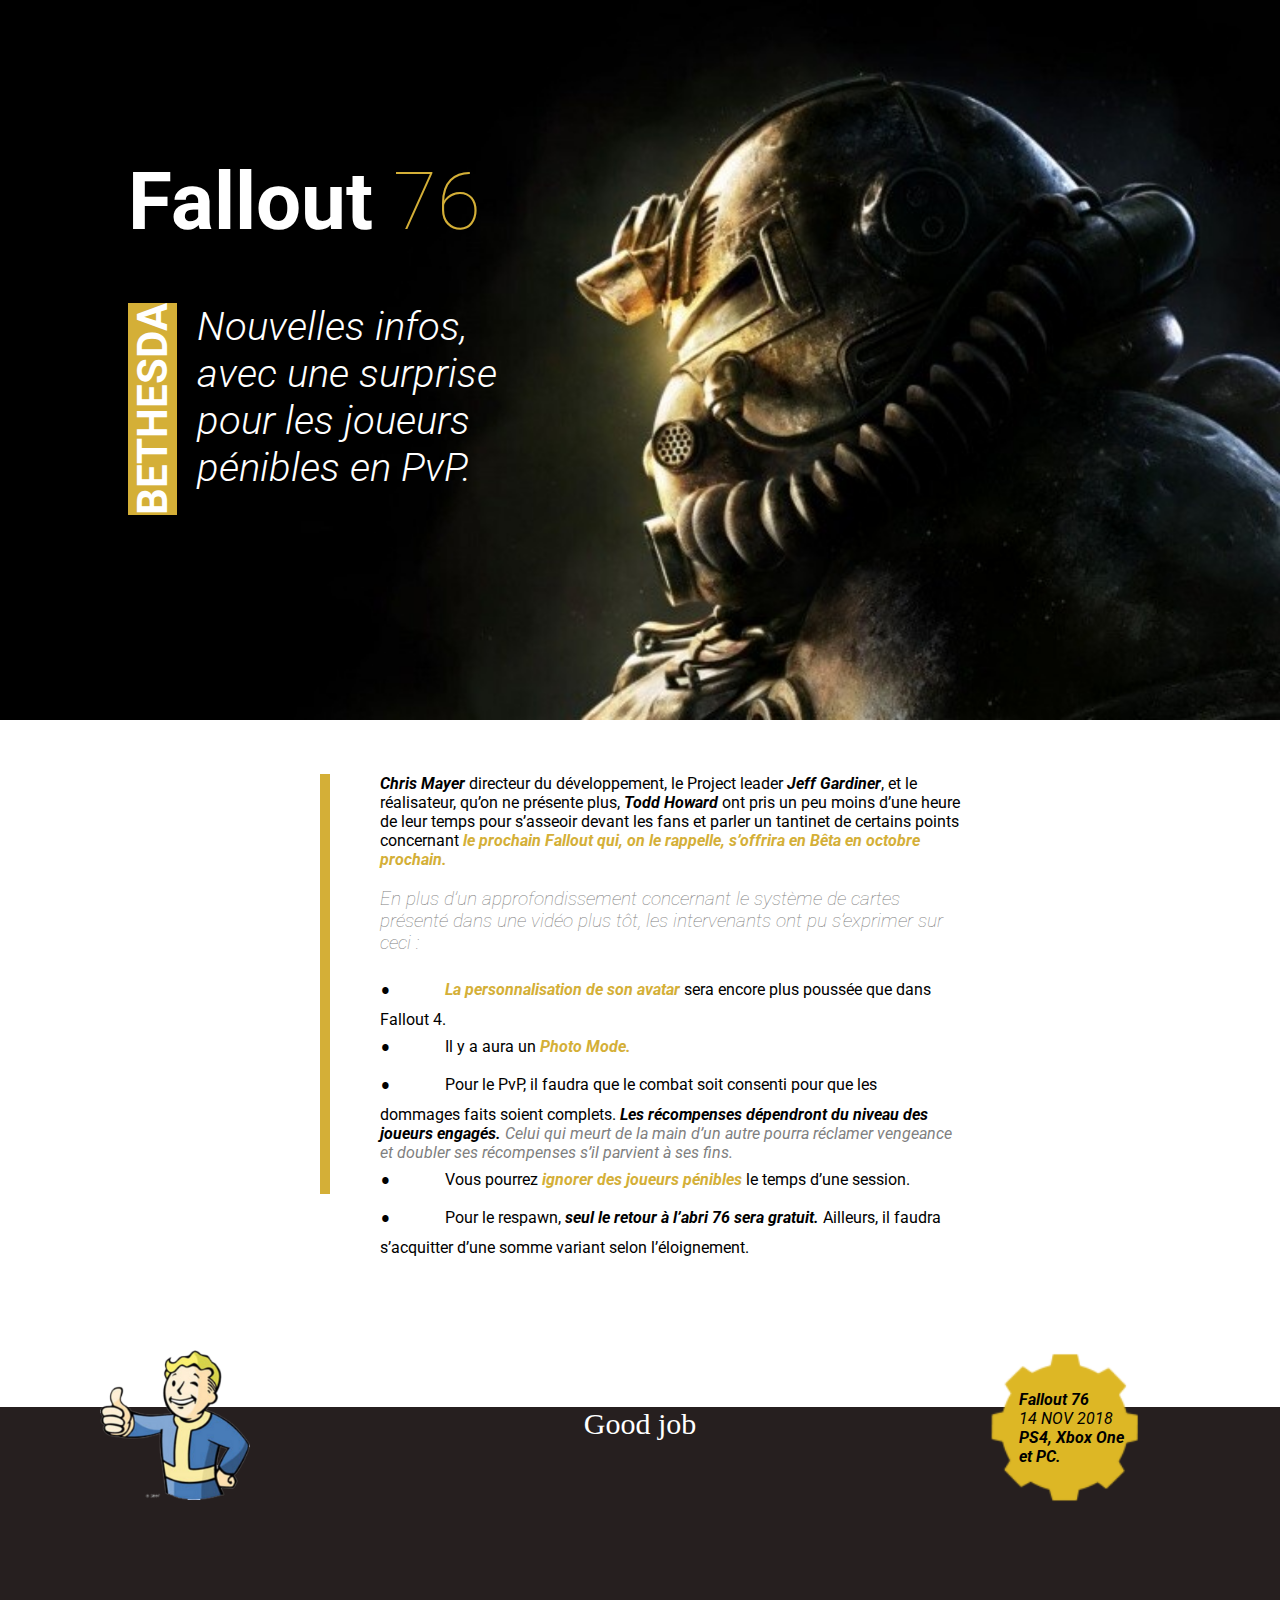
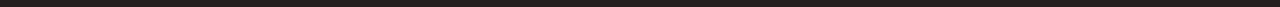
<file: index.html>
<!DOCTYPE html>
<html lang="fr">
  <head>
    <meta charset="utf-8" />
    <title>Fallout76</title>
    <meta content="width=device-width, initial-scale=1" name="viewport" />
    <link href="fallout.css" type="text/css" rel="stylesheet" media="all" />
    <link
      href="https://fonts.googleapis.com/css?family=Roboto:100,100i,300,300i,400,400i,500,500i,700,700i,900,900i"
      rel="stylesheet"
    />
  </head>

  <body>
    <section class="picture-container">
      <img class="picture" src="images/fallout-img.jpg" alt="banniere">
     
      <div class="title-text-container">
        <h1 class="main-title">Fallout <span class="game-number">76</span></h1>
        <div class="text-wrapper">
            <div class="brand">BETHESDA</div>
            <div class="banner-text">
                <div>Nouvelles infos,</div>
                <div>avec une surprise</div>
                <div>pour les joueurs</div>
                <div>pénibles en PvP.</div>
            </div>
        </div>
      </div>
    </section>
    
    
    <section class="content">
      <div class="vertical-separator"></div>
      <div class="text-content">
        <p>
          <span class="highlight">Chris Mayer</span> directeur du développement,
          le Project leader <span class="highlight">Jeff Gardiner</span>, et le
          réalisateur, qu’on ne présente plus,
          <span class="highlight">Todd Howard</span> ont pris un peu moins d’une
          heure de leur temps pour s’asseoir devant les fans et parler un
          tantinet de certains points concernant
          <span class="highlight-color highlight">
          le prochain Fallout qui, on le rappelle, s’offrira en Bêta en
          octobre prochain.</span>
        </p>
        
        <h3>
          <span class="highlight-grey subtitle">
          En plus d’un approfondissement concernant le système de cartes
          présenté dans une vidéo plus tôt, les intervenants ont pu s’exprimer
          sur ceci :
          </span>
        </h3>

        <ul class="list-description">
          <li>
              <span><span class="highlight-color highlight">
                La personnalisation de son avatar</span>
                sera encore plus poussée que dans Fallout 4.</span>
            </li>
            <li>
              <span>Il y a aura un <span class="highlight-color highlight">Photo Mode.
              </span></span>
            </li>
            <li>
              <span
                >Pour le PvP, il faudra que le combat soit consenti pour que les
                dommages faits soient complets. <span class="highlight"
                >Les récompenses dépendront du niveau des joueurs engagés.</span>
              <span class="highlight-grey">
                Celui qui meurt de la main d’un autre pourra réclamer vengeance
                et doubler ses récompenses s’il parvient à ses fins.</span>
              </span>
            </li>
            <li>
              <span>Vous pourrez
                <span class="highlight-color highlight"
                  >ignorer des joueurs pénibles</span>
                le temps d’une session.</span>
            </li>
            <li>
              <span>Pour le respawn,
                <span class="highlight">seul le retour à l’abri 76 sera gratuit.</span>
                Ailleurs, il faudra s’acquitter d’une somme variant selon l’éloignement.</span>
            </li>
        </ul>
      </div> 

    </section>
        <footer>
            <img class="fallout-guy" src="images/fallout-guy.png" alt="fallout-guy">
    
              <p class="good-job">Good job</p>
      
            <div class="release-wrapper">
              <div class="release">

              <img class="wheel" src="images/fallout-icon.png" alt="wheel-picture">

              <div class="release-content">
                <div class="highlight release-title">Fallout 76</div>
                <div class="hightlight-italic">14 NOV 2018</div>
                <div class="highlight">PS4, Xbox One</div>
                <div class="highlight pc-text">et PC.</div>
              </div>
            </div>

              </div>
              
        </footer> 
  </body>
</html>
</file>
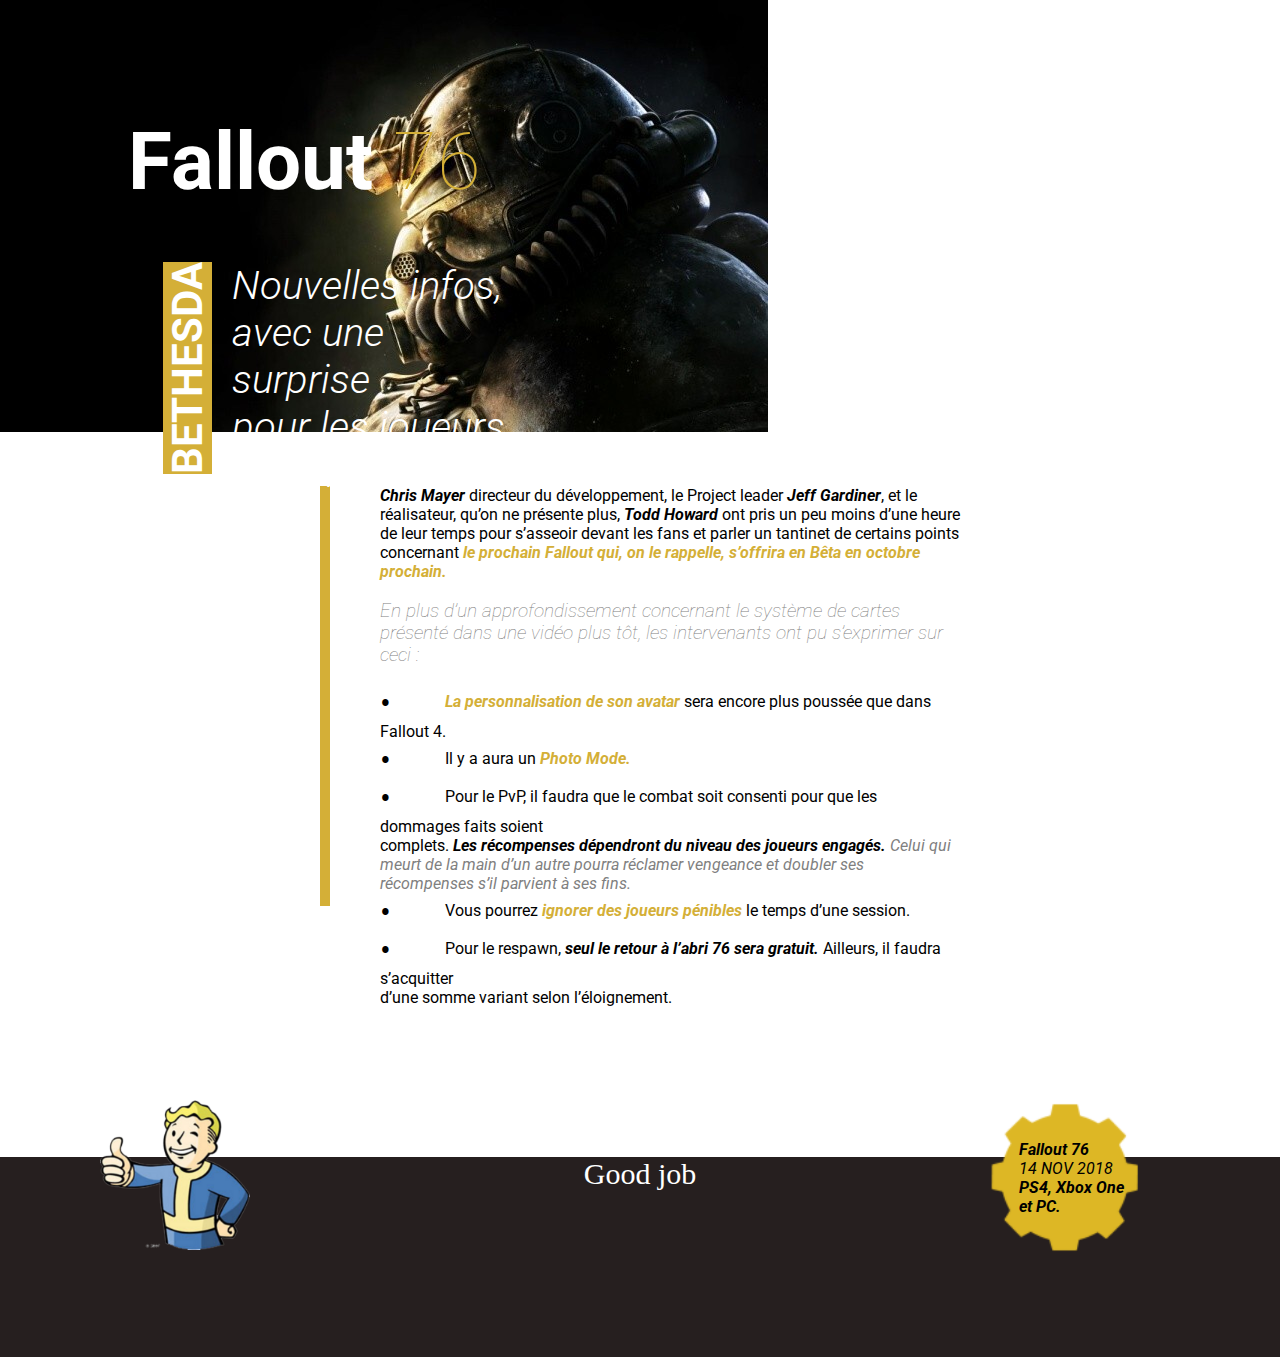
<file: index-flex.html>
<!DOCTYPE html>
<html lang="fr">
  <head>
    <meta charset="utf-8" />
    <title>Fallout76</title>
    <link href="fallout.css" type="text/css" rel="stylesheet" media="all" />
    <link
      href="https://fonts.googleapis.com/css?family=Roboto:100,100i,300,300i,400,400i,500,500i,700,700i,900,900i"
      rel="stylesheet"
    />
  </head>

  <body>
    <section class="picture-container">
      <img
        class="banner-image"
        src="images/fallout-img.jpg"
        alt="Photo de Fallout"
      />
      <div class="title-text-container">
        <h1 class="main-title">Fallout <span class="game-number">76</span></h1>
        <div class="banner-text-container">
          <div class="company-title-wrapper">
            <h2 class="brand">BETHESDA</h2>
          </div>
          <h2 class="banner-text">
            <div>Nouvelles infos,</div>
            <div>avec une surprise</div>
            <div>pour les joueurs</div>
            <div>pénibles en PvP.</div>
          </h2>
        </div>
      </div>
    </section>

    <section class="content">
      <div class="vertical-separator"></div>
      <div class="text-content">
        <p>
          <span class="highlight">Chris Mayer</span> directeur du développement,
          le Project leader <span class="highlight">Jeff Gardiner</span>, et le
          réalisateur, qu’on ne présente plus,
          <span class="highlight">Todd Howard</span> ont pris un peu moins d’une
          heure de leur temps pour s’asseoir devant les fans et parler un
          tantinet de certains points concernant
          <span class="highlight-color highlight"
            >le prochain Fallout qui, on le rappelle, s’offrira en Bêta en
            octobre prochain.</span
          >
        </p>

        <h3>
          <span class="highlight-grey subtitle"
            >En plus d’un approfondissement concernant le système de cartes
            présenté dans une vidéo plus tôt, les intervenants ont pu s’exprimer
            sur ceci :</span
          >
        </h3>
        <ul class="list-description">
          <li>
            <span
              ><span class="highlight-color highlight"
                >La personnalisation de son avatar</span
              >
              sera encore plus poussée que dans Fallout 4.</span
            >
          </li>
          <li>
            <span
              >Il y a aura un
              <span class="highlight-color highlight">Photo Mode.</span></span
            >
          </li>
          <li>
            <span
              >Pour le PvP, il faudra que le combat soit consenti pour que les
              dommages faits soient
            </span>
          </li>
          <div class="outside-text">
            complets.
            <span class="highlight"
              >Les récompenses dépendront du niveau des joueurs engagés.</span
            >
            <span class="highlight-grey"
              >Celui qui meurt de la main d’un autre pourra réclamer vengeance
              et doubler ses récompenses s’il parvient à ses fins.</span
            >
          </div>
          <li>
            <span
              >Vous pourrez
              <span class="highlight-color highlight"
                >ignorer des joueurs pénibles</span
              >
              le temps d’une session.</span
            >
          </li>
          <li>
            <span
              >Pour le respawn,
              <span class="highlight"
                >seul le retour à l’abri 76 sera gratuit.</span
              >
              Ailleurs, il faudra s’acquitter</span
            >
          </li>
          <div class="outside-text">
            d’une somme variant selon l’éloignement.
          </div>
        </ul>
      </div>
    </section>

    <footer>
      <div class="good-job">
        <p>Good job</p>
      </div>
      <img
        class="fallout-guy"
        src="images/fallout-guy.png"
        alt="picture of fallout guy"
      />
      <div class="release-wrapper">
        <div class="release">
          <img
            class="wheel"
            src="images/fallout-icon.png"
            alt="wheel-picture"
          />
          <div class="release-content">
            <div class="highlight release-title">Fallout 76</div>
            <div class="hightlight-italic">14 NOV 2018</div>
            <div class="highlight">PS4, Xbox One</div>
            <div class="highlight pc-text">et PC.</div>
          </div>
        </div>
      </div>
    </footer>
  </body>
</html>
</file>
<file: fallout.css>
@font-face {
  font-family: QuentyYellow-Personalused;
  src: url(fonts/QuentyYellow-Personalused.otf) format("otf");
}

html,
body {
  height: 100vh;
  width: 100%;
  padding: 0;
  margin: 0;
  font-family: "Roboto", sans-serif;
}

footer {
  background-color: #261f1f;
  position: relative;
  height: 200px;
  width: 100%;
}

.picture-container {
  position: relative;
}

.picture {
  width: 100%;
}

.title-text-container {
  position: absolute;
  top: 14%;
  left: 10%;
  width: 30%;
}

.main-title {
  font-weight: bold;
  font-size: 80px;
  color: white;
}

.game-number {
  color: #d4af37;
  font-weight: 1;
}

.brand {
  font-weight: 700;
  writing-mode: vertical-lr;
  transform: rotate(180deg);
  font-size: 42px;
  float: left;
  margin-right: 20px;
  color: white;
  background-color: #d4af37;
}

.banner-text {
  font-style: italic;
  font-weight: 300;
  margin-left: 50px;
  font-size: 40px;
  color: white;
}

.content {
  width: 50%;
  margin: 50px auto 150px;
}

.vertical-separator {
  height: 420px;
  width: 10px;
  background-color: #d4af37;
  float: left;
}

.text-content {
  margin-left: 60px;
}

.highlight {
  font-weight: bold;
  font-style: italic;
}

.highlight-color {
  color: #d4af37;
}

.hightlight-italic {
  font-style: italic;
}

.highlight-grey {
  color: grey;
  font-style: italic;
}

.subtitle {
  font-weight: 100;
}

.list-description {
  padding: 0;
  list-style: none;
}

.list-description li {
  display: block;
  height: 100%;
}

.list-description li:before {
  content: "\2022";
  font-size: 200%;
  margin-right: 50px;
  display: inline;
  height: 100%;
  vertical-align: middle;
}

.fallout-guy {
  position: absolute;
  left: 100px;
  bottom: 107px;
  height: 150px;
  width: 150px;
  float: left;
}

.good-job {
  color: white;
  font-size: 30px;
  text-align: center;
  font-family: QuentyYellow-Personalused;
}

.release-wrapper {
  position: absolute;
  top: -27%;
  right: 11%;
}

.release {
  position: relative;
}
.release-content {
  position: absolute;
  top: 24%;
  right: 10%;
}
.wheel {
  height: 150px;
  width: 150px;
}

@media screen and (max-width: 768px) {
  footer {
    height: 100px;
  }

  .title-text-container {
    top: 9%;
    left: 6%;
    width: 38%;
  }

  .main-title {
    font-size: 35px;
  }

  .bethesda {
    font-size: 20px;
  }

  .banner-text {
    font-size: 18px;
  }

  .content {
    width: 70%;
  }

  .vertical-separator {
    height: 757px;
    width: 2px;
  }

  .text-content {
    margin-left: 40px;
  }

  .list-description {
    padding: 0;
  }

  .fallout-guy {
    left: 10px;
    bottom: 40px;
    height: 95px;
    width: 95px;
  }

  .good-job {
    font-size: 15px;
  }

  .release-wrapper {
    top: -34%;
    right: 8%;
  }

  .wheel {
    height: 100px;
    width: 100px;
  }

  .release-content {
    font-size: 11px;
  }

  .list-description li::before {
    margin-right: 15px;
  }
}
</file>
